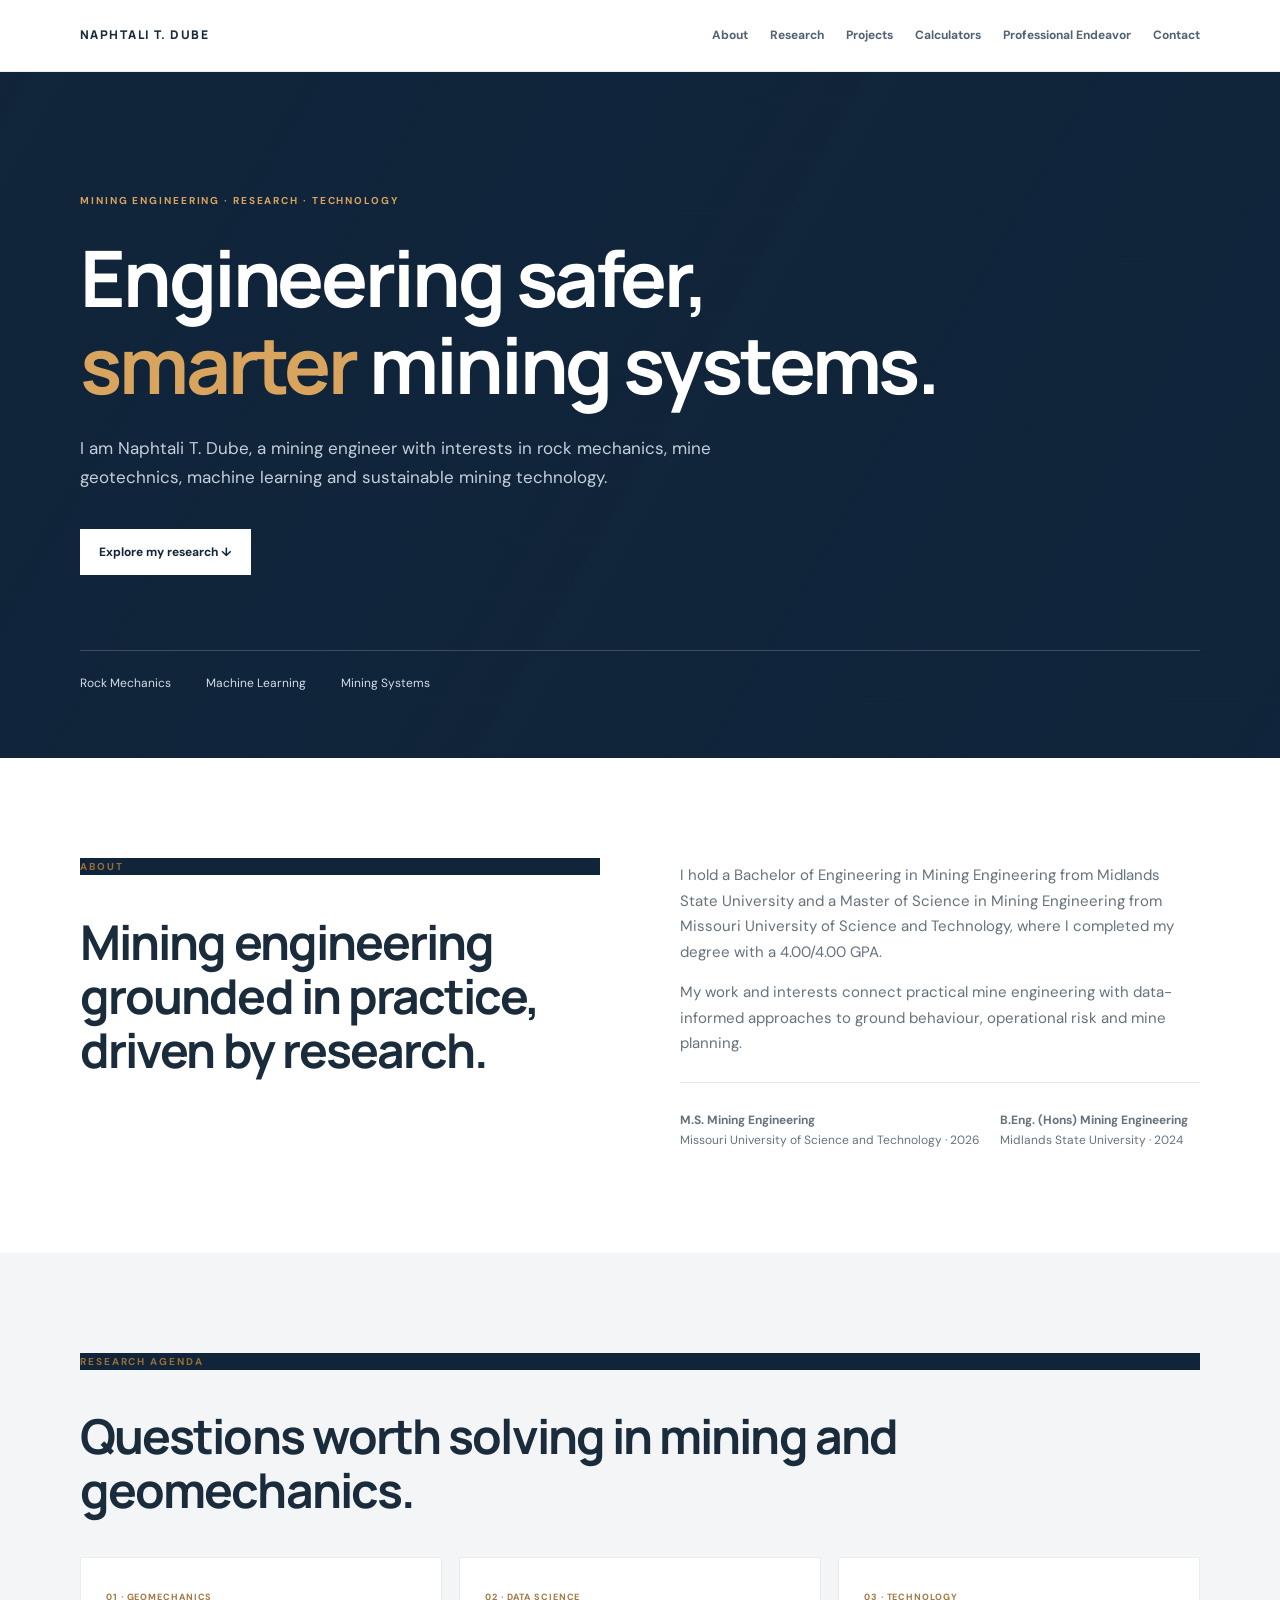
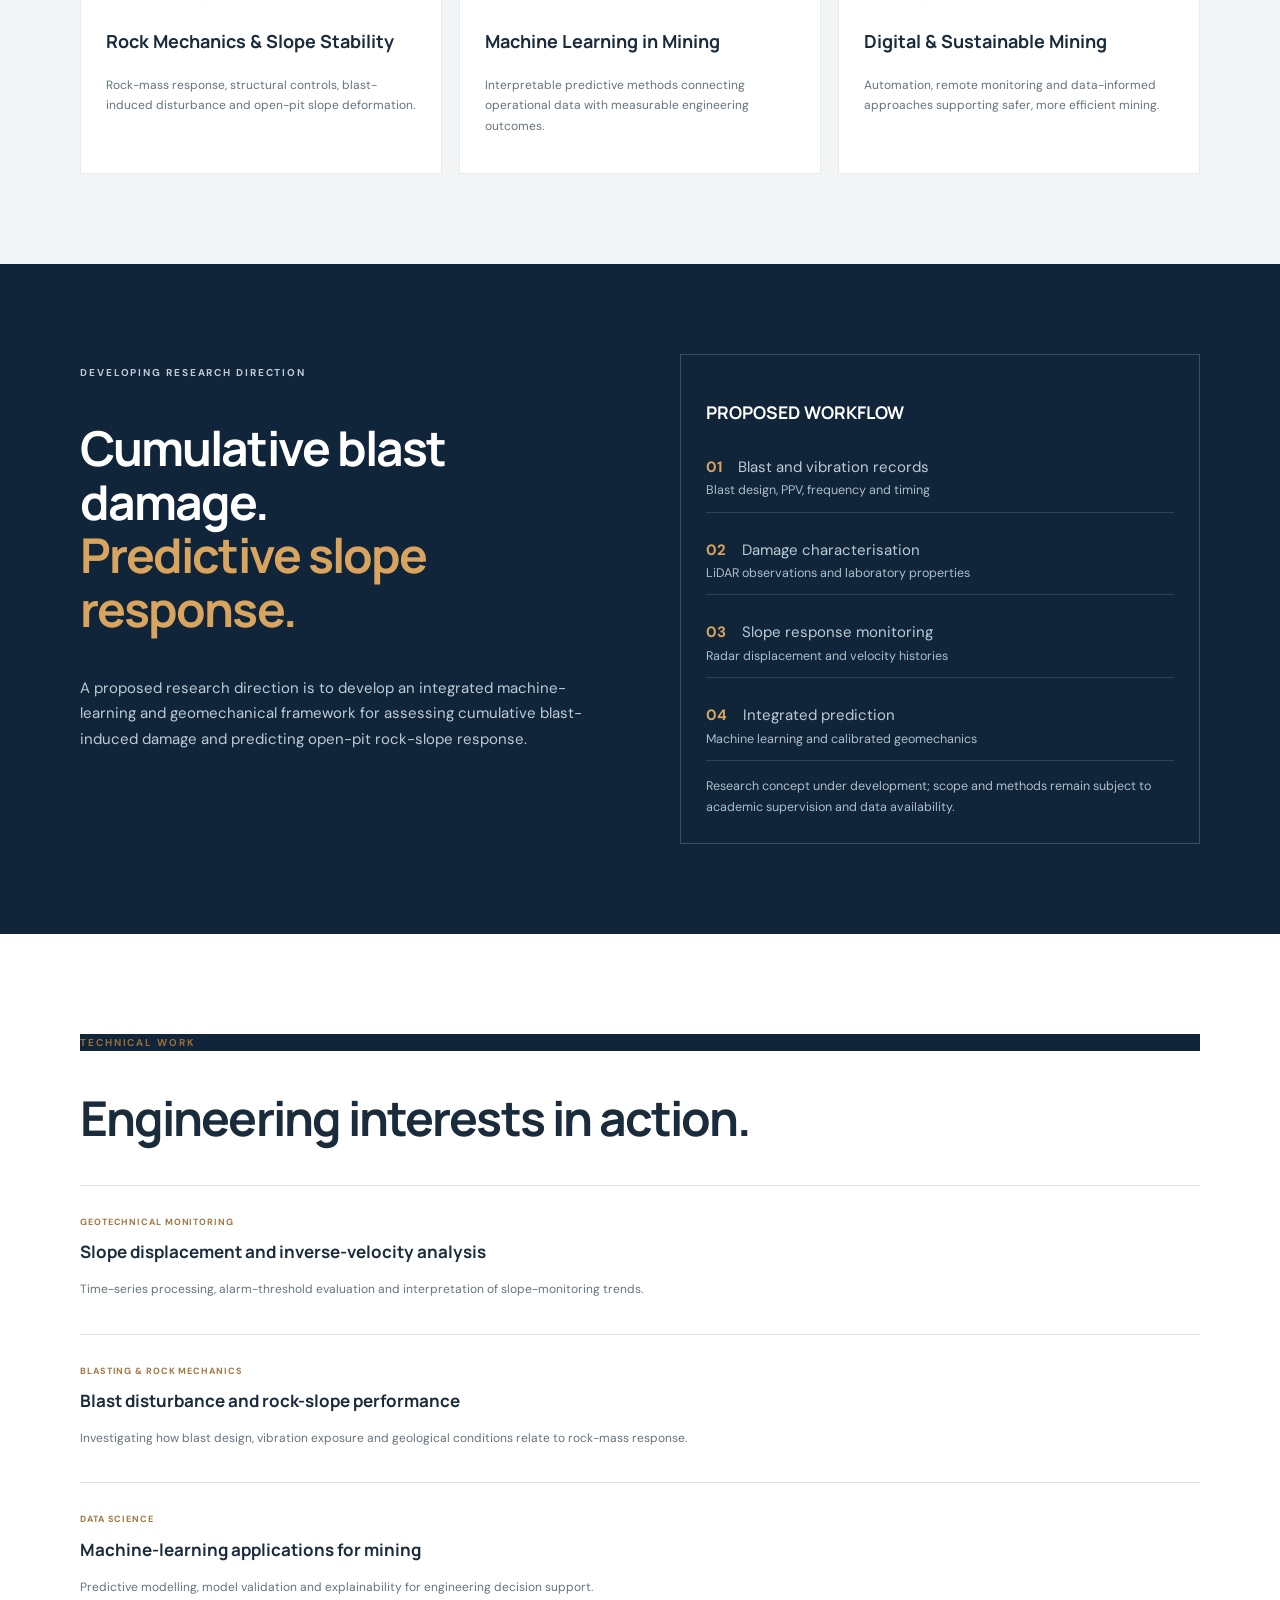
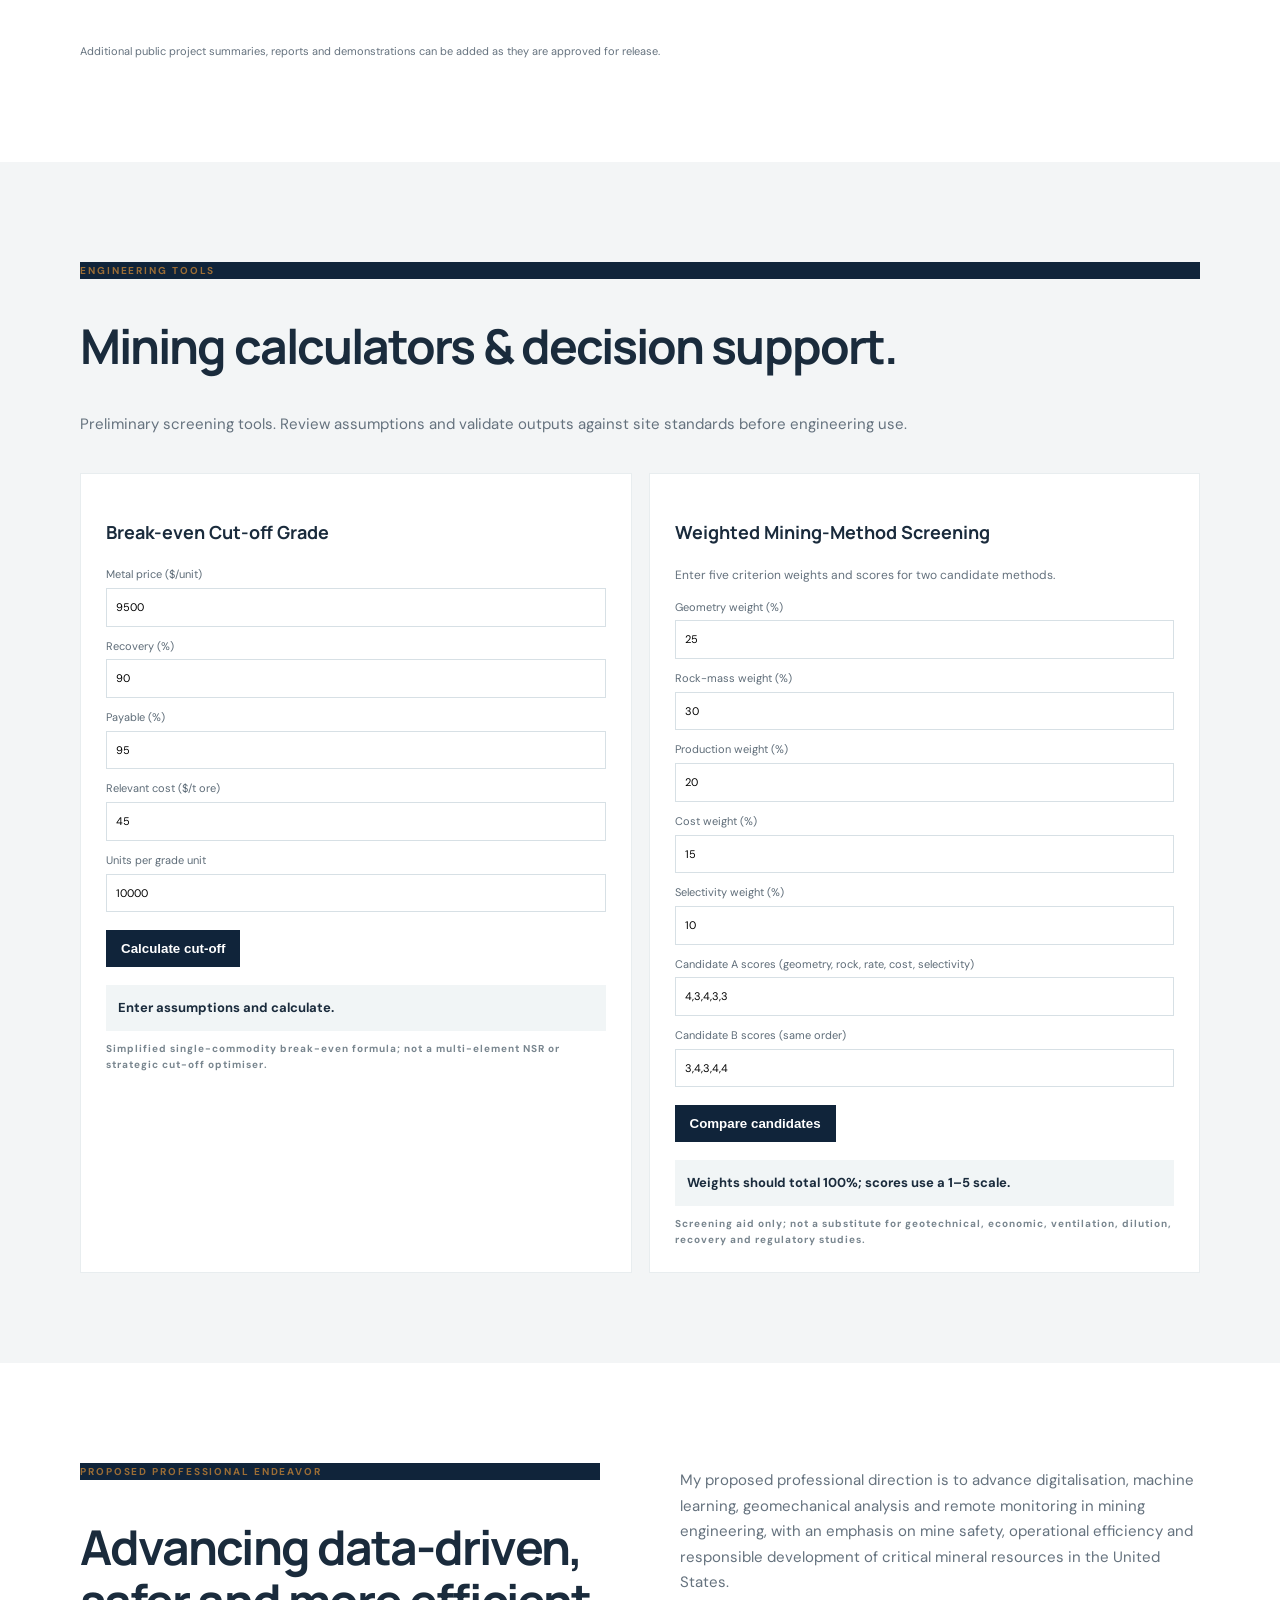
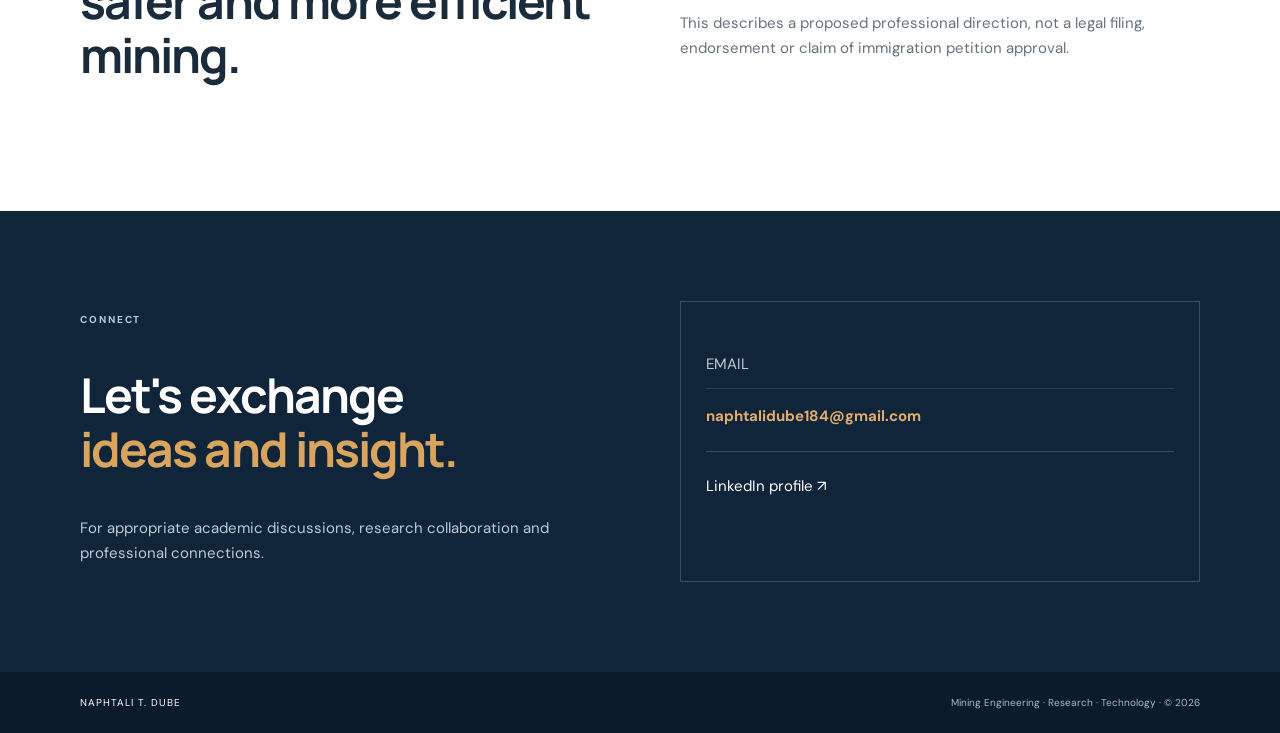
<file: index.html>
<!doctype html>
<html lang="en"><head><meta charset="utf-8"><meta name="viewport" content="width=device-width,initial-scale=1"><meta name="description" content="Naphtali T. Dube — Mining Engineer and researcher in mine geotechnics, rock mechanics, machine learning and sustainable mining."><title>Naphtali T. Dube | Mining Engineer & Researcher</title><link rel="stylesheet" href="styles.css"></head>
<body><header><a class="brand" href="#">NAPHTALI T. DUBE</a><button id="menu" aria-label="Toggle menu">☰</button><nav id="nav"><a href="#about">About</a><a href="#research">Research</a><a href="#projects">Projects</a><a href="#tools">Calculators</a><a href="#endeavor">Professional Endeavor</a><a href="#contact">Contact</a></nav></header>
<main><section class="hero"><div class="wrap"><p class="eyebrow">MINING ENGINEERING · RESEARCH · TECHNOLOGY</p><h1>Engineering safer,<br><em>smarter</em> mining systems.</h1><p class="lead">I am Naphtali T. Dube, a mining engineer with interests in rock mechanics, mine geotechnics, machine learning and sustainable mining technology.</p><a class="button" href="#research">Explore my research ↓</a><div class="tags"><span>Rock Mechanics</span><span>Machine Learning</span><span>Mining Systems</span></div></div></section>
<section id="about" class="section"><div class="wrap columns"><div><p class="eyebrow dark">ABOUT</p><h2>Mining engineering grounded in practice, driven by research.</h2></div><div><p>I hold a Bachelor of Engineering in Mining Engineering from Midlands State University and a Master of Science in Mining Engineering from Missouri University of Science and Technology, where I completed my degree with a 4.00/4.00 GPA.</p><p>My work and interests connect practical mine engineering with data-informed approaches to ground behaviour, operational risk and mine planning.</p><div class="facts"><p><b>M.S. Mining Engineering</b><br>Missouri University of Science and Technology · 2026</p><p><b>B.Eng. (Hons) Mining Engineering</b><br>Midlands State University · 2024</p></div></div></div></section>
<section id="research" class="section pale"><div class="wrap"><p class="eyebrow dark">RESEARCH AGENDA</p><h2>Questions worth solving in mining and geomechanics.</h2><div class="cards"><article><small>01 · GEOMECHANICS</small><h3>Rock Mechanics & Slope Stability</h3><p>Rock-mass response, structural controls, blast-induced disturbance and open-pit slope deformation.</p></article><article><small>02 · DATA SCIENCE</small><h3>Machine Learning in Mining</h3><p>Interpretable predictive methods connecting operational data with measurable engineering outcomes.</p></article><article><small>03 · TECHNOLOGY</small><h3>Digital & Sustainable Mining</h3><p>Automation, remote monitoring and data-informed approaches supporting safer, more efficient mining.</p></article></div></div></section>
<section class="section dark"><div class="wrap columns"><div><p class="eyebrow">DEVELOPING RESEARCH DIRECTION</p><h2>Cumulative blast damage.<br><em>Predictive slope response.</em></h2><p>A proposed research direction is to develop an integrated machine-learning and geomechanical framework for assessing cumulative blast-induced damage and predicting open-pit rock-slope response.</p></div><div class="panel"><h3>PROPOSED WORKFLOW</h3><p><b>01</b> Blast and vibration records <small>Blast design, PPV, frequency and timing</small></p><p><b>02</b> Damage characterisation <small>LiDAR observations and laboratory properties</small></p><p><b>03</b> Slope response monitoring <small>Radar displacement and velocity histories</small></p><p><b>04</b> Integrated prediction <small>Machine learning and calibrated geomechanics</small></p><small>Research concept under development; scope and methods remain subject to academic supervision and data availability.</small></div></div></section>
<section id="projects" class="section"><div class="wrap"><p class="eyebrow dark">TECHNICAL WORK</p><h2>Engineering interests in action.</h2><div class="project"><small>GEOTECHNICAL MONITORING</small><h3>Slope displacement and inverse-velocity analysis</h3><p>Time-series processing, alarm-threshold evaluation and interpretation of slope-monitoring trends.</p></div><div class="project"><small>BLASTING & ROCK MECHANICS</small><h3>Blast disturbance and rock-slope performance</h3><p>Investigating how blast design, vibration exposure and geological conditions relate to rock-mass response.</p></div><div class="project"><small>DATA SCIENCE</small><h3>Machine-learning applications for mining</h3><p>Predictive modelling, model validation and explainability for engineering decision support.</p></div><p class="note">Additional public project summaries, reports and demonstrations can be added as they are approved for release.</p></div></section>
<section id="tools" class="section pale"><div class="wrap"><p class="eyebrow dark">ENGINEERING TOOLS</p><h2>Mining calculators & decision support.</h2><p>Preliminary screening tools. Review assumptions and validate outputs against site standards before engineering use.</p><div class="cards tools"><article><h3>Break-even Cut-off Grade</h3><label>Metal price ($/unit)<input id="price" type="number" value="9500"></label><label>Recovery (%)<input id="recovery" type="number" value="90"></label><label>Payable (%)<input id="payable" type="number" value="95"></label><label>Relevant cost ($/t ore)<input id="cost" type="number" value="45"></label><label>Units per grade unit<input id="units" type="number" value="10000"></label><button id="cutoff">Calculate cut-off</button><output id="cutoffResult">Enter assumptions and calculate.</output><small>Simplified single-commodity break-even formula; not a multi-element NSR or strategic cut-off optimiser.</small></article><article><h3>Weighted Mining-Method Screening</h3><p>Enter five criterion weights and scores for two candidate methods.</p><label>Geometry weight (%)<input class="weight" value="25" type="number"></label><label>Rock-mass weight (%)<input class="weight" value="30" type="number"></label><label>Production weight (%)<input class="weight" value="20" type="number"></label><label>Cost weight (%)<input class="weight" value="15" type="number"></label><label>Selectivity weight (%)<input class="weight" value="10" type="number"></label><label>Candidate A scores (geometry, rock, rate, cost, selectivity)<input id="aScores" value="4,3,4,3,3"></label><label>Candidate B scores (same order)<input id="bScores" value="3,4,3,4,4"></label><button id="method">Compare candidates</button><output id="methodResult">Weights should total 100%; scores use a 1–5 scale.</output><small>Screening aid only; not a substitute for geotechnical, economic, ventilation, dilution, recovery and regulatory studies.</small></article></div></div></section>
<section id="endeavor" class="section"><div class="wrap columns"><div><p class="eyebrow dark">PROPOSED PROFESSIONAL ENDEAVOR</p><h2>Advancing data-driven, safer and more efficient mining.</h2></div><div><p>My proposed professional direction is to advance digitalisation, machine learning, geomechanical analysis and remote monitoring in mining engineering, with an emphasis on mine safety, operational efficiency and responsible development of critical mineral resources in the United States.</p><p>This describes a proposed professional direction, not a legal filing, endorsement or claim of immigration petition approval.</p></div></div></section>
<section id="contact" class="section dark"><div class="wrap columns"><div><p class="eyebrow">CONNECT</p><h2>Let's exchange<br><em>ideas and insight.</em></h2><p>For appropriate academic discussions, research collaboration and professional connections.</p></div><div class="panel"><p>EMAIL</p><a class="email" href="mailto:naphtalidube184@gmail.com">naphtalidube184@gmail.com</a><hr><a href="https://linkedin.com/in/naphtalidube-0b8656233" target="_blank" rel="noopener">LinkedIn profile ↗</a></div></div></section></main><footer><div class="wrap">NAPHTALI T. DUBE <span>Mining Engineering · Research · Technology · © <span id="year"></span></span></div></footer><script src="script.js"></script></body></html>
</file>
<file: styles.css>
@import url('https://fonts.googleapis.com/css2?family=DM+Sans:wght@400;500;700&family=Manrope:wght@400;600;700;800&display=swap');*{box-sizing:border-box}html{scroll-behavior:smooth}body{margin:0;color:#1a2b3c;font:15px 'DM Sans',sans-serif;line-height:1.7}h1,h2,h3,.brand{font-family:Manrope,sans-serif}h1,h2{line-height:1.12;letter-spacing:-.04em}h2{font-size:clamp(32px,4vw,48px)}p{color:#65727e}a{color:inherit;text-decoration:none}.wrap{width:min(1120px,calc(100% - 44px));margin:auto}header{height:72px;display:flex;align-items:center;justify-content:space-between;padding:0 max(calc((100% - 1120px)/2),22px);position:sticky;top:0;background:#fff;z-index:5;border-bottom:1px solid #e8edf0}.brand{font-size:12px;letter-spacing:.12em;font-weight:800}nav{display:flex;gap:22px;font-size:12px;font-weight:700;color:#526273}#menu{display:none}.hero,.dark{background:#10243a;color:white}.hero{padding:110px 0 65px;min-height:590px;background-image:linear-gradient(120deg,#10243af5,#10243ad9),repeating-linear-gradient(0deg,transparent,transparent 54px,#ffffff0b 55px)}.eyebrow{font-size:10px;letter-spacing:.19em;font-weight:700;color:#d9a45e}.dark .eyebrow{color:#d9a45e}.dark .wrap>p,.dark .columns>div>p{color:#bdcbd6}.dark h2 em,.hero h1 em{color:#d9a45e;font-style:normal}.hero h1{font-size:clamp(48px,7vw,78px);margin:25px 0}.lead{max-width:650px;color:#c4d0da;font-size:17px}.button{display:inline-block;margin-top:20px;background:white;color:#10243a;padding:13px 19px;font-size:12px;font-weight:700}.tags{display:flex;gap:35px;margin-top:75px;padding-top:22px;border-top:1px solid #ffffff30;color:#d3dde5;font-size:12px}.section{padding:90px 0}.columns{display:grid;grid-template-columns:1fr 1fr;gap:80px}.eyebrow.dark{color:#9b6d36}.facts{display:flex;gap:20px;border-top:1px solid #e2e7eb;margin-top:25px;padding-top:15px}.facts p{font-size:12px}.pale{background:#f3f5f6}.cards{display:grid;grid-template-columns:repeat(3,1fr);gap:17px;margin-top:35px}.cards article{background:white;padding:25px;border:1px solid #e8edef}.cards small,.project small{font-size:9px;letter-spacing:.1em;color:#a27743;font-weight:700}.cards h3{font-size:18px}.cards p,.project p{font-size:12px}.panel{border:1px solid #ffffff30;padding:25px}.panel p{border-bottom:1px solid #ffffff20;padding:10px 0;color:white}.panel small{display:block;color:#aebdca}.panel b{color:#d9a45e;margin-right:12px}.project{border-top:1px solid #dce3e7;padding:22px 0}.project h3{font-size:17px;margin:5px 0}.note{font-size:11px}.tools{grid-template-columns:1fr 1fr}.tools article label{display:grid;gap:4px;font-size:11px;color:#5e6c78;margin:10px 0}.tools input{width:100%;padding:9px;border:1px solid #d7e0e5;font:inherit}.tools button{background:#10243a;color:white;border:0;padding:11px 15px;font-weight:700;cursor:pointer;margin:8px 0}.tools output{display:block;padding:12px;background:#f1f5f6;margin:10px 0;font-size:13px;font-weight:700;min-height:44px}.tools article>small{display:block;font-size:10px;color:#78858e;line-height:1.55}.email{color:#e1ae6c;font-weight:700;overflow-wrap:anywhere}hr{border:0;border-top:1px solid #ffffff30;margin:22px 0}footer{background:#0b1b2c;color:white;padding:22px 0;font-size:10px;letter-spacing:.1em}footer .wrap{display:flex;justify-content:space-between;gap:12px}footer span{color:#aab8c4;letter-spacing:0}@media(max-width:700px){header{padding:0 18px}#menu{display:block;border:0;background:none;font-size:22px}nav{display:none;position:absolute;top:71px;left:0;right:0;background:white;padding:20px;flex-direction:column}nav.open{display:flex}.hero{padding:80px 0 50px}.tags,.facts{flex-direction:column;gap:8px}.section{padding:65px 0}.columns,.cards,.tools{grid-template-columns:1fr;gap:22px}footer .wrap{flex-direction:column}}
</file>
